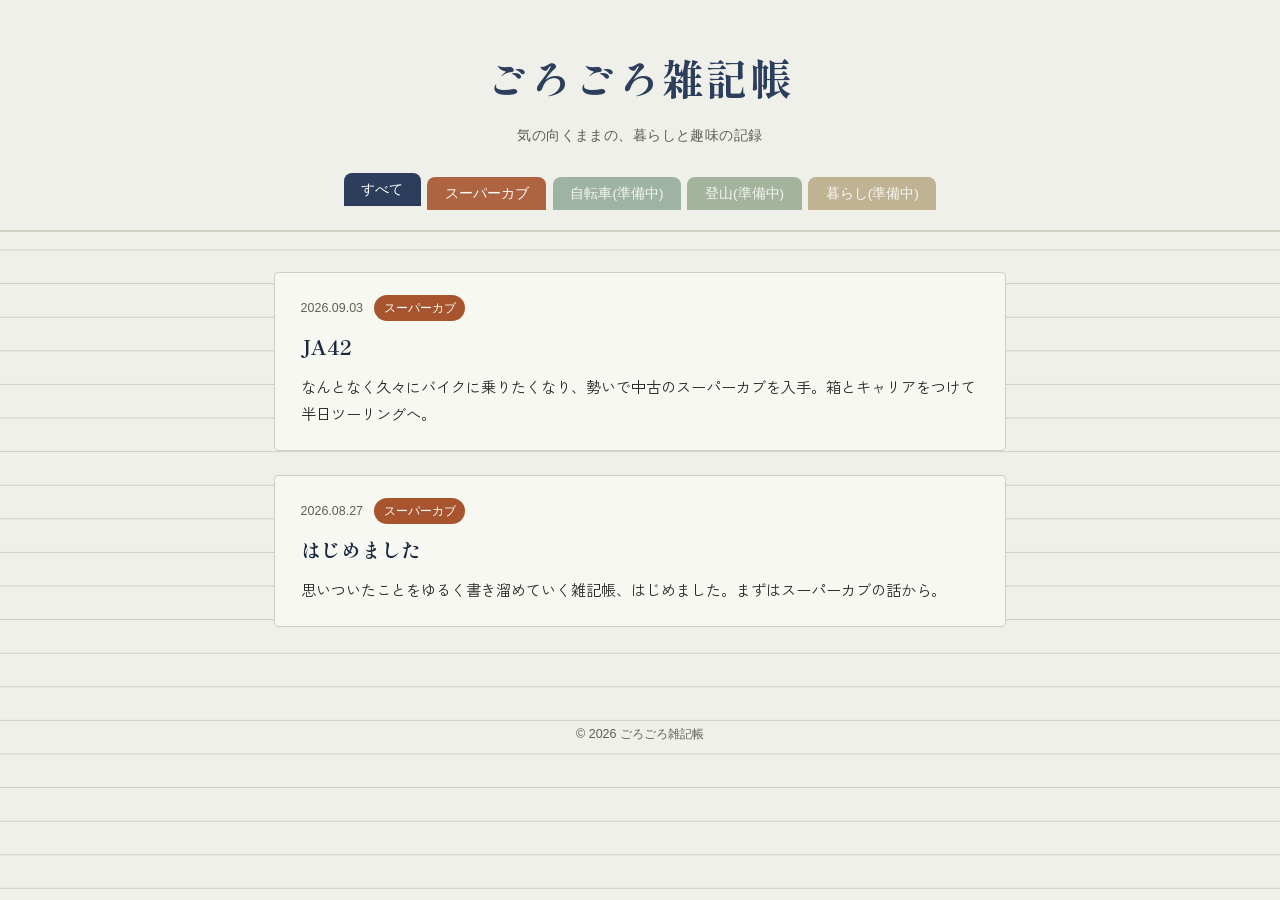
<file: index.html>
<!DOCTYPE html>
<html lang="ja">
<head>
<meta charset="UTF-8">
<meta name="viewport" content="width=device-width, initial-scale=1.0">
<meta name="color-scheme" content="light only">
<title>ごろごろ雑記帳</title>
<link rel="stylesheet" href="style.css">
</head>
<body>

<header class="page-header">
  <h1 class="site-title"><a href="index.html">ごろごろ雑記帳</a></h1>
  <p class="site-subtitle">気の向くままの、暮らしと趣味の記録</p>

  <nav class="tab-nav" aria-label="カテゴリで絞り込む">
    <button class="tab is-active" data-tag="all">すべて</button>
    <button class="tab" data-tag="スーパーカブ">スーパーカブ</button>
    <button class="tab is-coming-soon" data-tag="自転車" disabled>自転車(準備中)</button>
    <button class="tab is-coming-soon" data-tag="登山" disabled>登山(準備中)</button>
    <button class="tab is-coming-soon" data-tag="暮らし" disabled>暮らし(準備中)</button>
  </nav>
</header>

<main>
  <div class="post-list" id="post-list">

 <a class="post-card" href="posts/2026-09-03-ja42.html" data-tag="スーパーカブ">
  <div class="post-meta">
    <span>2026.09.03</span>
    <span class="post-tag" data-tag="スーパーカブ">スーパーカブ</span>
  </div>
  <h2 class="post-title">JA42</h2>
  <p class="post-excerpt">なんとなく久々にバイクに乗りたくなり、勢いで中古のスーパーカブを入手。箱とキャリアをつけて半日ツーリングへ。</p>
</a>
    <a class="post-card" href="posts/2026-08-27-hajimemashita.html" data-tag="スーパーカブ">
      <div class="post-meta">
        <span>2026.08.27</span>
        <span class="post-tag" data-tag="スーパーカブ">スーパーカブ</span>
      </div>
      <h2 class="post-title">はじめました</h2>
      <p class="post-excerpt">思いついたことをゆるく書き溜めていく雑記帳、はじめました。まずはスーパーカブの話から。</p>
    </a>

  </div>

  <p class="empty-state" id="empty-state" hidden>このカテゴリの記事はまだありません。</p>
</main>

<footer>
  &copy; 2026 ごろごろ雑記帳
</footer>

<script>
  const tabs = document.querySelectorAll('.tab:not(.is-coming-soon)');
  const cards = document.querySelectorAll('.post-card');
  const emptyState = document.getElementById('empty-state');

  tabs.forEach(tab => {
    tab.addEventListener('click', () => {
      tabs.forEach(t => t.classList.remove('is-active'));
      tab.classList.add('is-active');

      const selected = tab.dataset.tag;
      let visibleCount = 0;

      cards.forEach(card => {
        const match = selected === 'all' || card.dataset.tag === selected;
        card.style.display = match ? 'block' : 'none';
        if (match) visibleCount++;
      });

      emptyState.hidden = visibleCount !== 0;
    });
  });
</script>

</body>
</html>
</file>
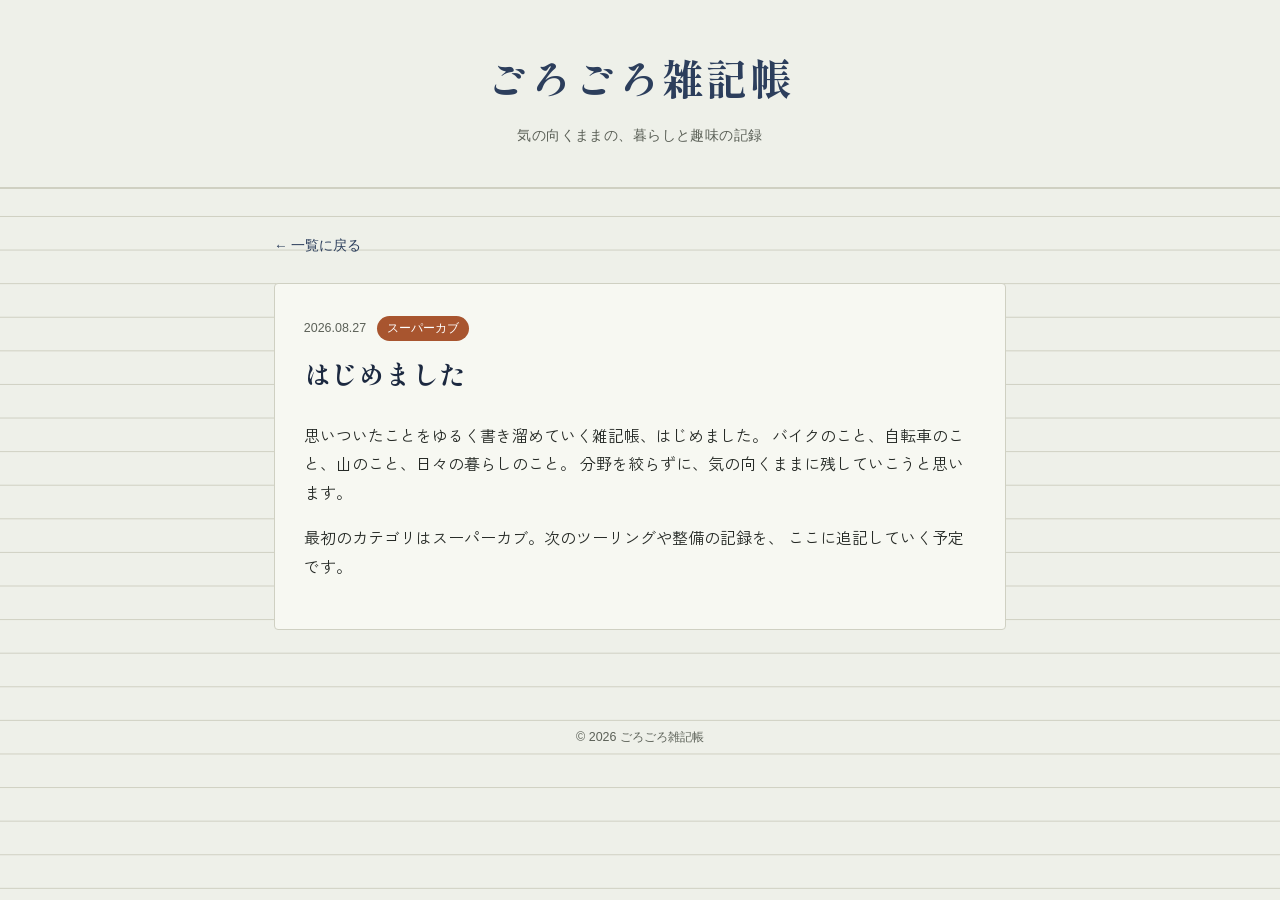
<file: posts/2026-08-27-hajimemashita.html>
<!DOCTYPE html>
<html lang="ja">
<head>
<meta charset="UTF-8">
<meta name="viewport" content="width=device-width, initial-scale=1.0">
<meta name="color-scheme" content="light only">
<title>はじめました | ごろごろ雑記帳</title>
<link rel="stylesheet" href="../style.css">
</head>
<body>

<header class="page-header">
  <h1 class="site-title"><a href="../index.html">ごろごろ雑記帳</a></h1>
  <p class="site-subtitle">気の向くままの、暮らしと趣味の記録</p>
</header>

<main>
  <a class="back-link" href="../index.html">&larr; 一覧に戻る</a>

  <article class="post-body">
    <div class="post-meta">
      <span>2026.08.27</span>
      <span class="post-tag" data-tag="スーパーカブ">スーパーカブ</span>
    </div>
    <h1>はじめました</h1>

    <p>
      思いついたことをゆるく書き溜めていく雑記帳、はじめました。
      バイクのこと、自転車のこと、山のこと、日々の暮らしのこと。
      分野を絞らずに、気の向くままに残していこうと思います。
    </p>

    <p>
      最初のカテゴリはスーパーカブ。次のツーリングや整備の記録を、
      ここに追記していく予定です。
    </p>
  </article>
</main>

<footer>
  &copy; 2026 ごろごろ雑記帳
</footer>

</body>
</html>
</file>
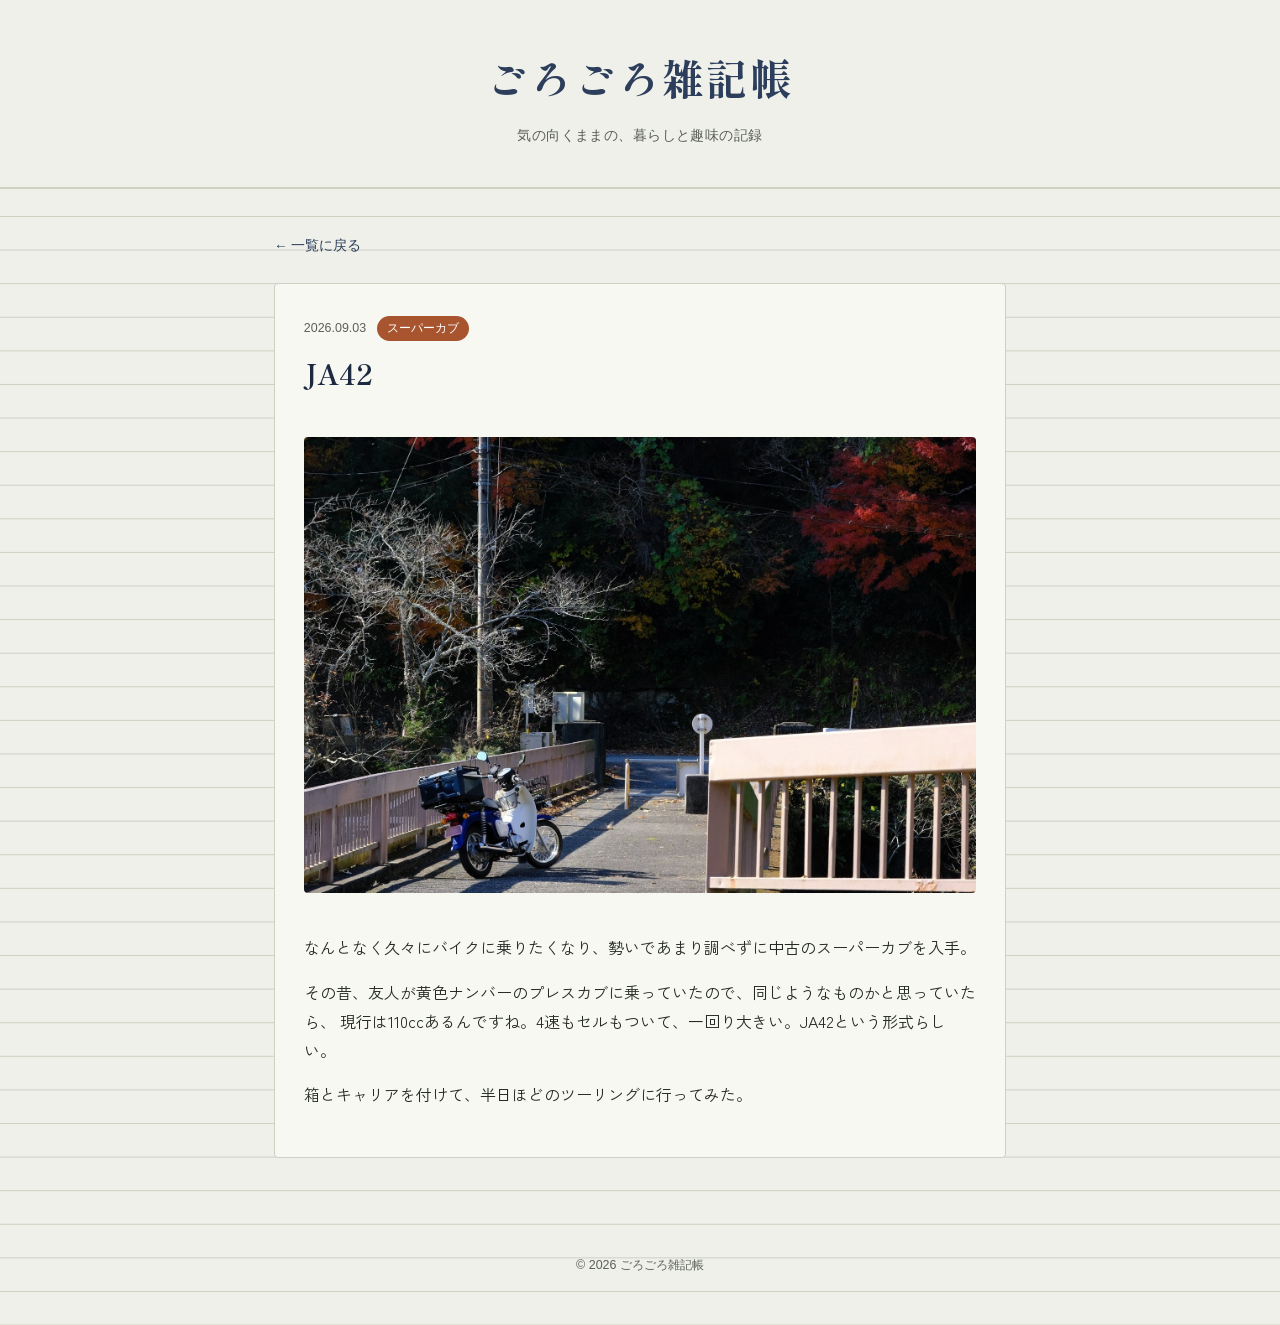
<file: posts/2026-09-03-ja42.html>
<!DOCTYPE html>
<html lang="ja">
<head>
<meta charset="UTF-8">
<meta name="viewport" content="width=device-width, initial-scale=1.0">
<meta name="color-scheme" content="light only">
<title>JA42 | ごろごろ雑記帳</title>
<link rel="stylesheet" href="../style.css">
</head>
<body>

<header class="page-header">
  <h1 class="site-title"><a href="../index.html">ごろごろ雑記帳</a></h1>
  <p class="site-subtitle">気の向くままの、暮らしと趣味の記録</p>
</header>

<main>
  <a class="back-link" href="../index.html">&larr; 一覧に戻る</a>

  <article class="post-body">
    <div class="post-meta">
      <span>2026.09.03</span>
      <span class="post-tag" data-tag="スーパーカブ">スーパーカブ</span>
    </div>
    <h1>JA42</h1>

    <img src="images/ja42-01.jpg" alt="橋の上に停めたスーパーカブJA42" style="width:100%; border-radius:4px; margin: 1rem 0;">

    <p>
      なんとなく久々にバイクに乗りたくなり、勢いであまり調べずに中古のスーパーカブを入手。
    </p>

    <p>
      その昔、友人が黄色ナンバーのプレスカブに乗っていたので、同じようなものかと思っていたら、
      現行は110ccあるんですね。4速もセルもついて、一回り大きい。JA42という形式らしい。
    </p>

    <p>
      箱とキャリアを付けて、半日ほどのツーリングに行ってみた。
    </p>
  </article>
</main>

<footer>
  &copy; 2026 ごろごろ雑記帳
</footer>

</body>
</html>
</file>
<file: style.css>
/* ==========================================================
   ごろごろ雑記帳 - スタイルシート
   コンセプト: 手帳・ノートをめくる感じ。シンプルで直感的。
   ========================================================== */

@import url('https://fonts.googleapis.com/css2?family=Shippori+Mincho:wght@500;700&family=Zen+Kaku+Gothic+New:wght@400;500;700&family=Kosugi+Maru&display=swap');

:root {
  /* --- カラートークン --- */
  --paper: #eef0e9;          /* 背景:少し緑がかった和紙色 */
  --paper-raised: #f7f8f2;   /* カードなど、少し明るい紙 */
  --ink: #262a26;            /* 本文の文字色(墨色) */
  --ink-soft: #5c6158;       /* 補助テキスト */
  --indigo: #2c3e5c;         /* メインアクセント(藍色) */
  --indigo-deep: #1c2940;    /* ホバー時など濃い藍 */
  --rust: #a8552f;           /* サブアクセント(サビ朱色) */
  --line: #cfd0c2;           /* 罫線・区切り */
  --tab-cub: #a8552f;        /* カテゴリタブ: スーパーカブ */
  --tab-cycle: #3f6b4f;      /* カテゴリタブ: 自転車(準備中) */
  --tab-hike: #4c6a3f;       /* カテゴリタブ: 登山(準備中) */
  --tab-life: #8a6a2f;       /* カテゴリタブ: 暮らし(準備中) */

  /* --- タイポグラフィ --- */
  --font-display: 'Shippori Mincho', serif;
  --font-body: 'Zen Kaku Gothic New', sans-serif;
  --font-utility: 'Kosugi Maru', sans-serif;
}

* { box-sizing: border-box; }

html {
  scroll-behavior: smooth;
  color-scheme: light only;
}

body {
  margin: 0;
  background-color: var(--paper);
  background-image:
    linear-gradient(var(--line) 1px, transparent 1px);
  background-size: 100% 2.1em;
  background-position: 0 7.2em;
  color: var(--ink);
  font-family: var(--font-body);
  line-height: 1.8;
  min-height: 100vh;
}

.page-header {
  background-color: var(--paper);
  padding: 2.5rem 1.5rem 1.5rem;
  text-align: center;
  border-bottom: 2px solid var(--line);
  position: relative;
}

.site-title {
  font-family: var(--font-display);
  font-weight: 700;
  font-size: clamp(1.8rem, 5vw, 2.6rem);
  color: var(--indigo);
  margin: 0;
  letter-spacing: 0.05em;
}

.site-title a {
  color: inherit;
  text-decoration: none;
}

.site-subtitle {
  font-family: var(--font-utility);
  color: var(--ink-soft);
  font-size: 0.9rem;
  margin-top: 0.5rem;
  letter-spacing: 0.03em;
}

.tab-nav {
  display: flex;
  justify-content: center;
  flex-wrap: wrap;
  gap: 0.4rem;
  margin-top: 1.5rem;
  padding: 0 0.5rem;
}

.tab {
  font-family: var(--font-utility);
  font-size: 0.85rem;
  padding: 0.5rem 1.1rem 0.45rem;
  border-radius: 8px 8px 0 0;
  border: none;
  cursor: pointer;
  color: #fff;
  opacity: 0.9;
  transition: transform 0.15s ease, opacity 0.15s ease;
  transform: translateY(4px);
}

.tab:hover,
.tab:focus-visible {
  transform: translateY(0);
  opacity: 1;
  outline: 2px solid var(--indigo-deep);
  outline-offset: 2px;
}

.tab.is-active {
  transform: translateY(0);
  opacity: 1;
  box-shadow: 0 -2px 0 rgba(0,0,0,0.08) inset;
}

.tab[data-tag="all"]         { background-color: var(--indigo); }
.tab[data-tag="スーパーカブ"] { background-color: var(--tab-cub); }
.tab[data-tag="自転車"]      { background-color: var(--tab-cycle); }
.tab[data-tag="登山"]        { background-color: var(--tab-hike); }
.tab[data-tag="暮らし"]      { background-color: var(--tab-life); }

.tab.is-coming-soon {
  opacity: 0.45;
  cursor: default;
}
.tab.is-coming-soon:hover {
  transform: translateY(4px);
  opacity: 0.45;
  outline: none;
}

main {
  max-width: 780px;
  margin: 0 auto;
  padding: 2.5rem 1.5rem 4rem;
}

.post-list {
  display: grid;
  gap: 1.5rem;
}

.post-card {
  background-color: var(--paper-raised);
  border: 1px solid var(--line);
  border-radius: 4px;
  padding: 1.4rem 1.6rem;
  text-decoration: none;
  color: inherit;
  display: block;
  transition: box-shadow 0.15s ease, border-color 0.15s ease;
  position: relative;
}

.post-card:hover,
.post-card:focus-visible {
  box-shadow: 3px 3px 0 var(--line);
  border-color: var(--indigo);
  outline: none;
}

.post-meta {
  font-family: var(--font-utility);
  font-size: 0.78rem;
  color: var(--ink-soft);
  display: flex;
  gap: 0.7rem;
  align-items: center;
  margin-bottom: 0.5rem;
}

.post-tag {
  font-family: var(--font-utility);
  font-size: 0.72rem;
  color: #fff;
  padding: 0.15rem 0.6rem;
  border-radius: 999px;
}
.post-tag[data-tag="スーパーカブ"] { background-color: var(--tab-cub); }
.post-tag[data-tag="自転車"]      { background-color: var(--tab-cycle); }
.post-tag[data-tag="登山"]        { background-color: var(--tab-hike); }
.post-tag[data-tag="暮らし"]      { background-color: var(--tab-life); }

.post-title {
  font-family: var(--font-display);
  font-weight: 700;
  font-size: 1.25rem;
  margin: 0 0 0.5rem;
  color: var(--indigo-deep);
}

.post-excerpt {
  margin: 0;
  color: var(--ink);
  font-size: 0.95rem;
}

.empty-state {
  text-align: center;
  color: var(--ink-soft);
  font-family: var(--font-utility);
  padding: 3rem 1rem;
}

.post-body {
  background-color: var(--paper-raised);
  border: 1px solid var(--line);
  border-radius: 4px;
  padding: 2rem 1.8rem;
}

.post-body h1 {
  font-family: var(--font-display);
  color: var(--indigo-deep);
  font-size: 1.7rem;
  margin-top: 0;
}

.post-body p {
  margin: 1rem 0;
}

.back-link {
  display: inline-block;
  margin-bottom: 1.5rem;
  font-family: var(--font-utility);
  font-size: 0.85rem;
  color: var(--indigo);
  text-decoration: none;
}
.back-link:hover,
.back-link:focus-visible {
  text-decoration: underline;
}

footer {
  text-align: center;
  font-family: var(--font-utility);
  font-size: 0.78rem;
  color: var(--ink-soft);
  padding: 2rem 1rem 3rem;
}

@media (max-width: 480px) {
  .page-header { padding: 2rem 1rem 1.2rem; }
  main { padding: 1.8rem 1rem 3rem; }
  .post-card { padding: 1.1rem 1.2rem; }
}

@media (prefers-reduced-motion: reduce) {
  html { scroll-behavior: auto; }
  .tab, .post-card { transition: none; }
}
</file>
